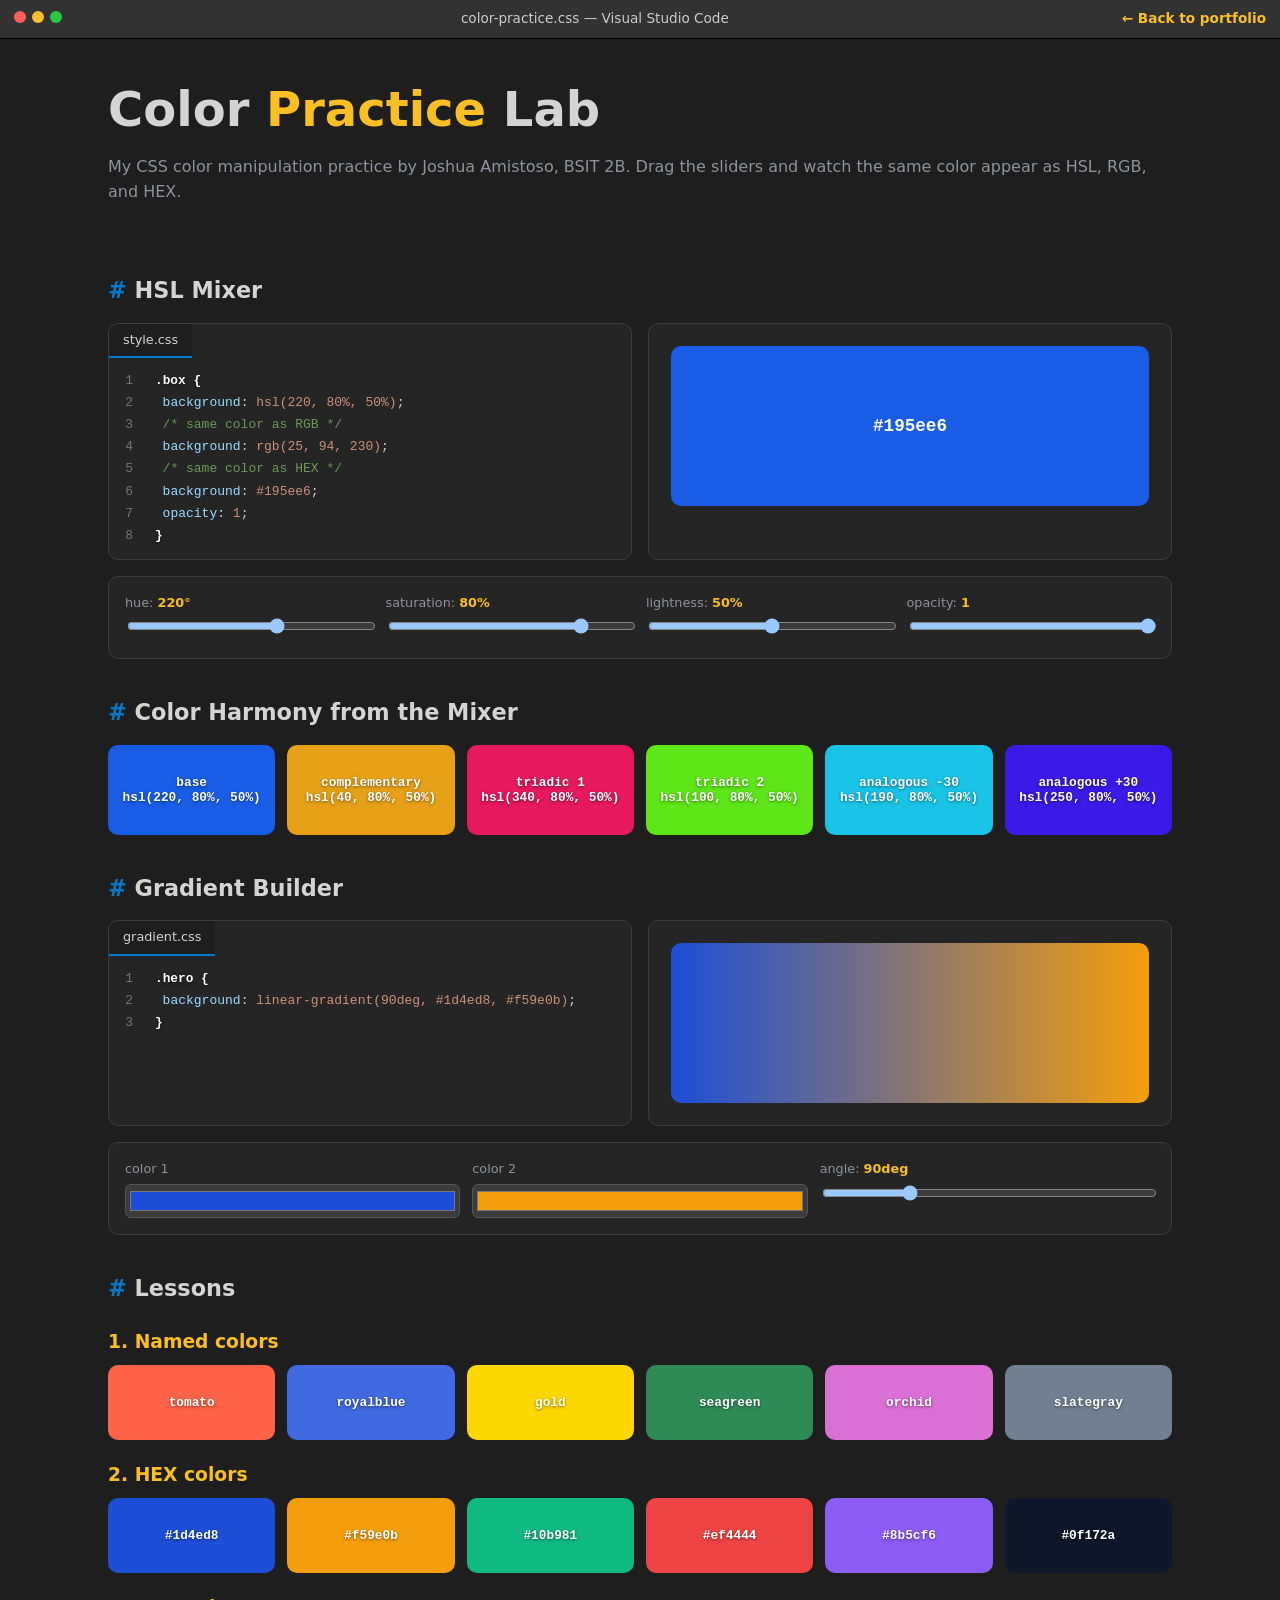
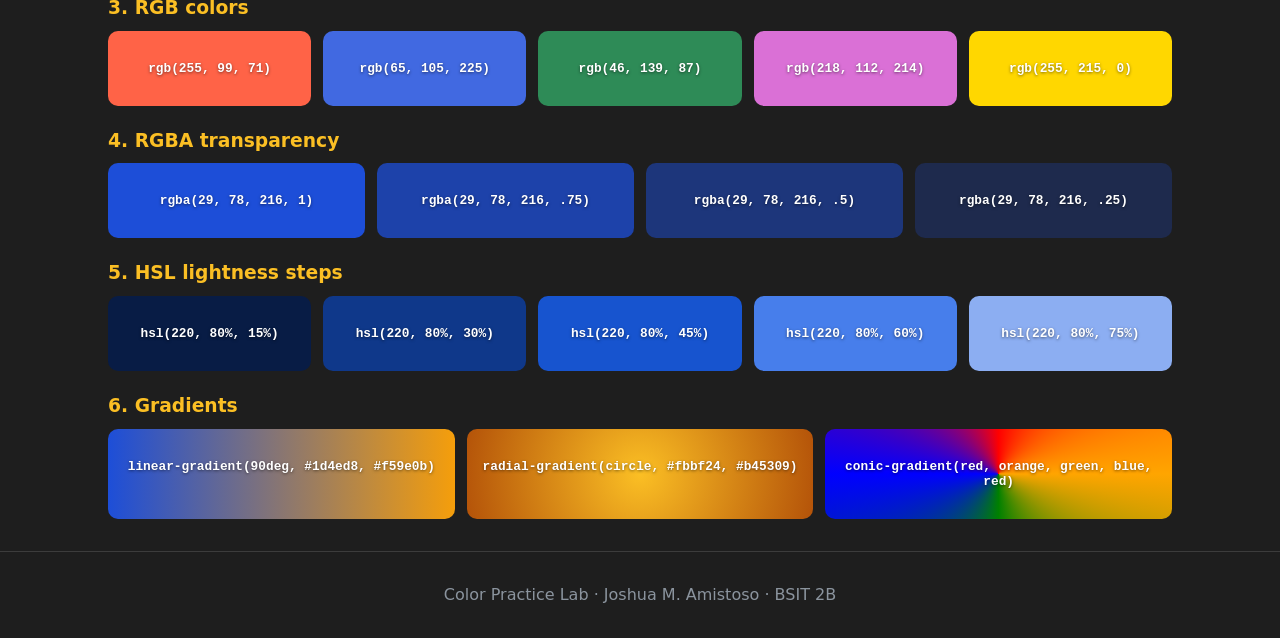
<file: color-practice/index.html>
<!DOCTYPE html>
<html lang="en"><head><meta charset="utf-8"><meta name="viewport" content="width=device-width, initial-scale=1">
<title>Color Practice Lab | Joshua Amistoso</title><link rel="stylesheet" href="style.css">
<style>.box{width:100%;min-height:160px;border-radius:10px;display:flex;align-items:center;justify-content:center;font:700 1.1rem Consolas,monospace;transition:background .15s}
.sw{display:grid;grid-template-columns:repeat(auto-fit,minmax(130px,1fr));gap:12px}
.s{padding:30px 8px;border-radius:10px;text-align:center;font:600 .8rem Consolas,monospace;color:#fff;text-shadow:0 1px 3px rgba(0,0,0,.5);transition:transform .2s,box-shadow .2s}
.s:hover{transform:translateY(-6px) scale(1.07);box-shadow:0 12px 24px rgba(0,0,0,.5)}
.preview{display:block}</style></head><body>
<div class="titlebar"><span class="dots"><i></i><i></i><i></i></span><span>color-practice.css — Visual Studio Code</span><a href="../index.html">← Back to portfolio</a></div>
<header><h1>Color <em>Practice</em> Lab</h1><p class="sub">My CSS color manipulation practice by Joshua Amistoso, BSIT 2B. Drag the sliders and watch the same color appear as HSL, RGB, and HEX.</p></header>
<main>
<h2>HSL Mixer</h2>
<div class="split"><div class="editor"><span class="tab">style.css</span><pre id="code"></pre></div><div class="preview"><div class="box" id="box"></div></div></div>
<div class="controls">
<label>hue: <b id="o1"></b><input id="h" type="range" min="0" max="360" value="220"></label>
<label>saturation: <b id="o2"></b><input id="s" type="range" min="0" max="100" value="80"></label>
<label>lightness: <b id="o3"></b><input id="l" type="range" min="0" max="100" value="50"></label>
<label>opacity: <b id="o4"></b><input id="a" type="range" min="0" max="1" step="0.05" value="1"></label></div>

<h2>Color Harmony from the Mixer</h2><div class="sw" id="harm"></div>

<h2>Gradient Builder</h2>
<div class="split"><div class="editor"><span class="tab">gradient.css</span><pre id="gcode"></pre></div>
<div class="preview"><div class="box" id="gbox"></div></div></div>
<div class="controls"><label>color 1<input id="c1" type="color" value="#1d4ed8"></label><label>color 2<input id="c2" type="color" value="#f59e0b"></label><label>angle: <b id="o5"></b><input id="ang" type="range" min="0" max="360" value="90"></label></div>

<h2>Lessons</h2><div id="lessons"></div>
</main><footer>Color Practice Lab · Joshua M. Amistoso · BSIT 2B</footer>
<script>
const $=id=>document.getElementById(id);
const esc=s=>s.replace(/&/g,"&amp;").replace(/</g,"&lt;");
function hl(css){return css.split("\n").map((l,i)=>{const m=l.match(/^(\s*)([\w-]+):\s*(.*);$/);let b;
 if(l.trim().startsWith("/*"))b=`<span class="c">${esc(l)}</span>`;else b=m?`${m[1]}<span class="p">${m[2]}</span>: <span class="v">${esc(m[3])}</span>;`:`<span class="s">${esc(l)}</span>`;
 return `<span class="ln">${i+1}</span>${b}`}).join("\n")}
function toRGB(h,s,l){s/=100;l/=100;const k=n=>(n+h/30)%12,a=s*Math.min(l,1-l),f=n=>l-a*Math.max(-1,Math.min(k(n)-3,Math.min(9-k(n),1)));return[0,8,4].map(n=>Math.round(f(n)*255))}
const hex=r=>"#"+r.map(x=>x.toString(16).padStart(2,"0")).join("");
function mix(){const h=+$("h").value,s=+$("s").value,l=+$("l").value,a=+$("a").value;
 $("o1").textContent=h+"°";$("o2").textContent=s+"%";$("o3").textContent=l+"%";$("o4").textContent=a;
 const r=toRGB(h,s,l),hs=`hsl(${h}, ${s}%, ${l}%)`;
 $("box").style.background=a<1?`hsla(${h}, ${s}%, ${l}%, ${a})`:hs;$("box").style.color=l>60?"#111":"#fff";$("box").textContent=hex(r);
 $("code").innerHTML=hl(`.box {\n  background: ${hs};\n  /* same color as RGB */\n  background: rgb(${r.join(", ")});\n  /* same color as HEX */\n  background: ${hex(r)};\n  opacity: ${a};\n}`);
 $("harm").innerHTML=[["base",0],["complementary",180],["triadic 1",120],["triadic 2",240],["analogous -30",-30],["analogous +30",30]].map(([n,d])=>{const hh=(h+d+360)%360,c=`hsl(${hh}, ${s}%, ${l}%)`;return `<div class="s" style="background:${c}">${n}<br>${c}</div>`}).join("")}
["h","s","l","a"].forEach(i=>$(i).addEventListener("input",mix));mix();
function grad(){const g=`linear-gradient(${$("ang").value}deg, ${$("c1").value}, ${$("c2").value})`;$("o5").textContent=$("ang").value+"deg";$("gbox").style.background=g;$("gbox").textContent="";
 $("gcode").innerHTML=hl(`.hero {\n  background: ${g};\n}`)}
["c1","c2","ang"].forEach(i=>$(i).addEventListener("input",grad));grad();
const LS=[["Named colors",["tomato","royalblue","gold","seagreen","orchid","slategray"]],
["HEX colors",["#1d4ed8","#f59e0b","#10b981","#ef4444","#8b5cf6","#0f172a"]],
["RGB colors",["rgb(255, 99, 71)","rgb(65, 105, 225)","rgb(46, 139, 87)","rgb(218, 112, 214)","rgb(255, 215, 0)"]],
["RGBA transparency",["rgba(29, 78, 216, 1)","rgba(29, 78, 216, .75)","rgba(29, 78, 216, .5)","rgba(29, 78, 216, .25)"]],
["HSL lightness steps",[15,30,45,60,75].map(x=>`hsl(220, 80%, ${x}%)`)],
["Gradients",["linear-gradient(90deg, #1d4ed8, #f59e0b)","radial-gradient(circle, #fbbf24, #b45309)","conic-gradient(red, orange, green, blue, red)"]]];
$("lessons").innerHTML=LS.map(([t,a],i)=>`<h3 style="color:var(--ac2);margin:20px 0 8px">${i+1}. ${t}</h3><div class="sw">${a.map(c=>`<div class="s" style="background:${c}">${c}</div>`).join("")}</div>`).join("");
</script></body></html>
</file>
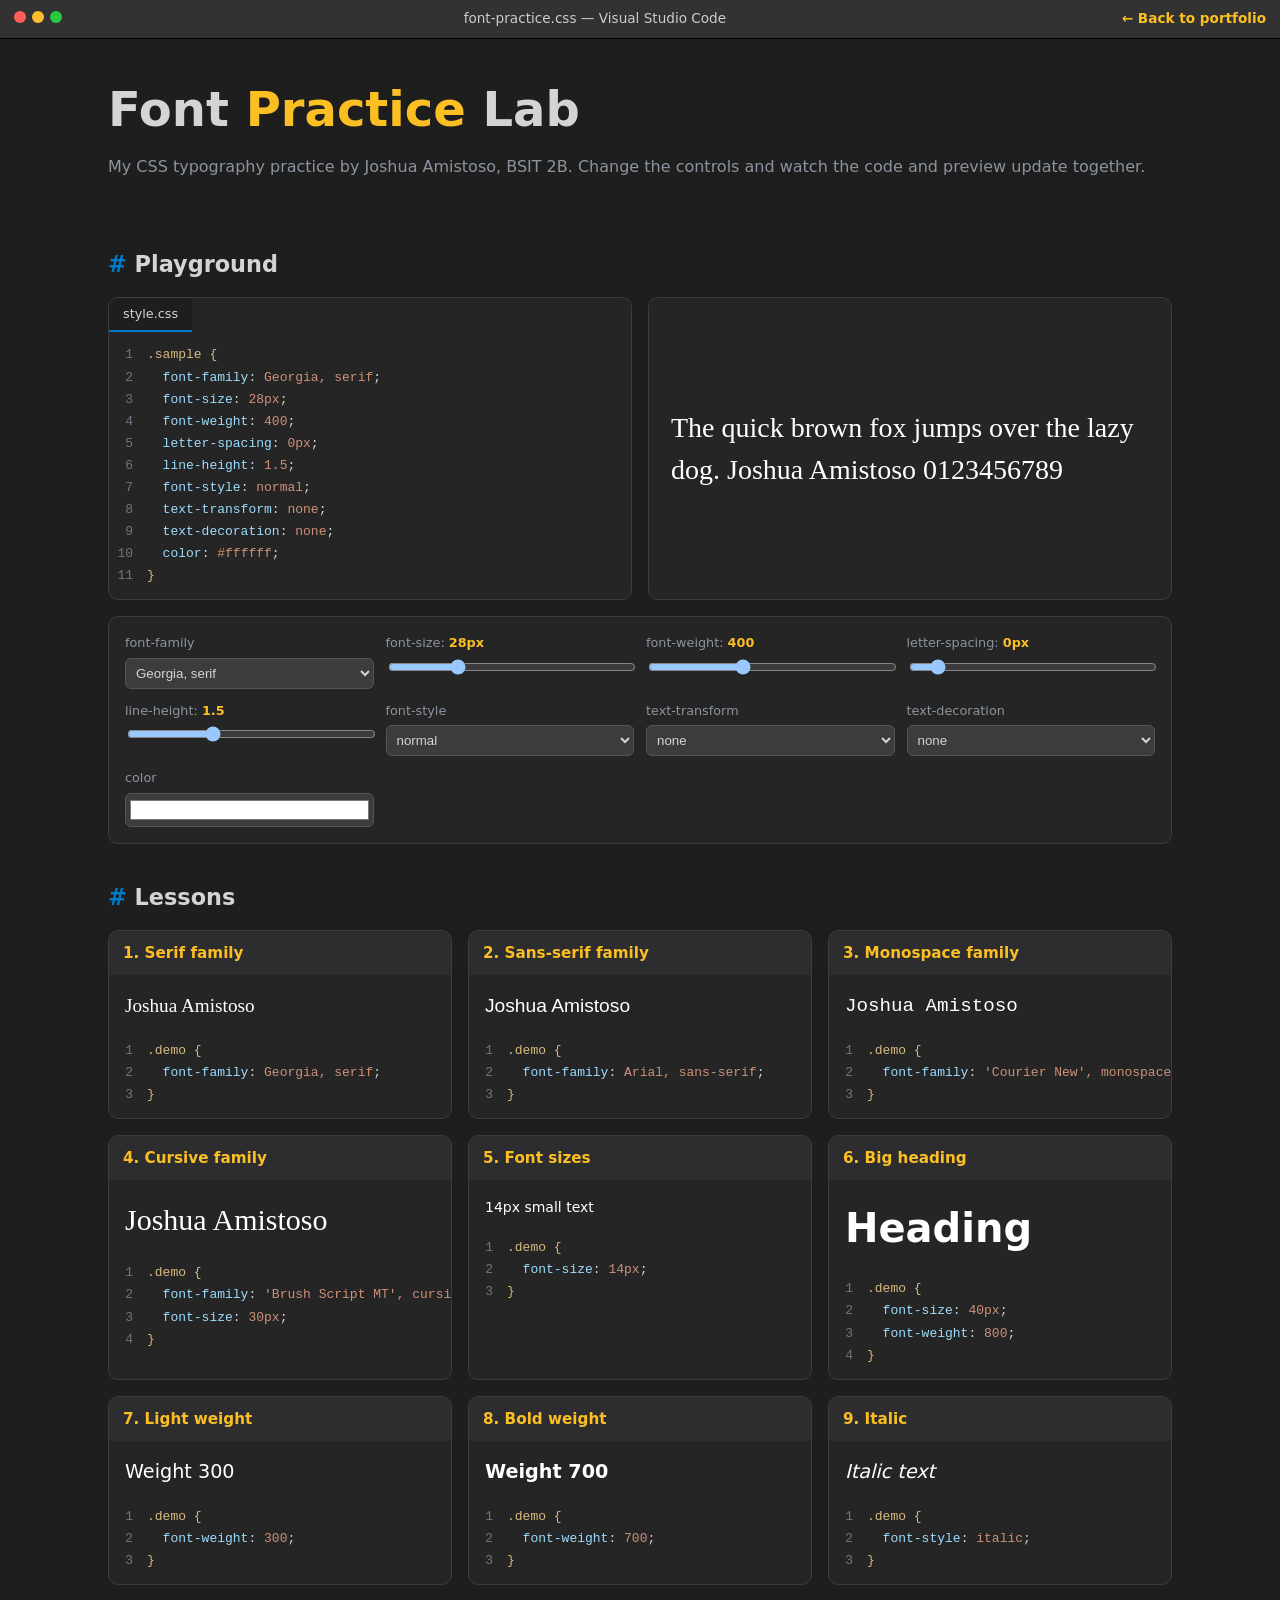
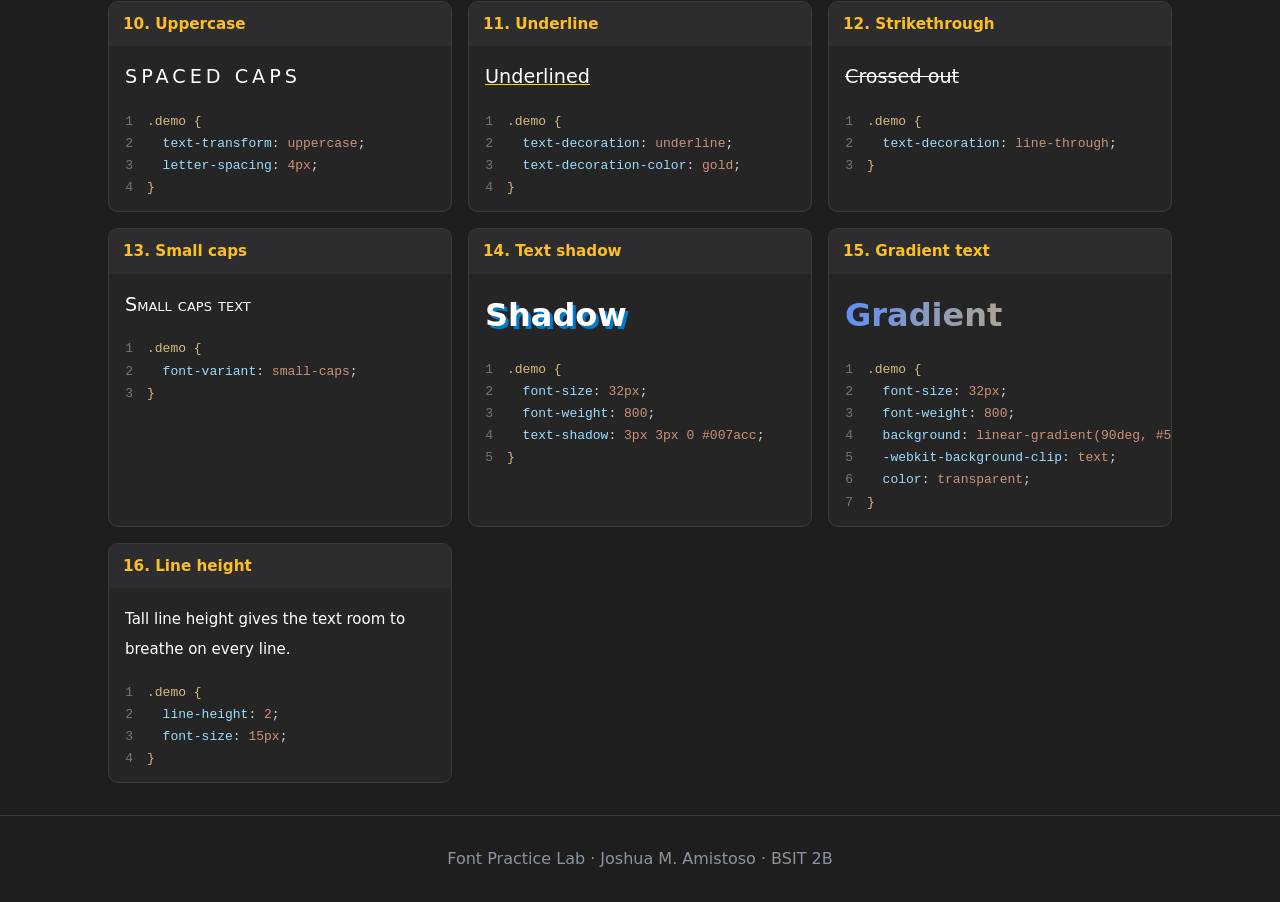
<file: font-practice/index.html>
<!DOCTYPE html>
<html lang="en"><head><meta charset="utf-8"><meta name="viewport" content="width=device-width, initial-scale=1">
<title>Font Practice Lab | Joshua Amistoso</title><link rel="stylesheet" href="style.css"></head><body>
<div class="titlebar"><span class="dots"><i></i><i></i><i></i></span><span>font-practice.css — Visual Studio Code</span><a href="../index.html">← Back to portfolio</a></div>
<header><h1>Font <em>Practice</em> Lab</h1><p class="sub">My CSS typography practice by Joshua Amistoso, BSIT 2B. Change the controls and watch the code and preview update together.</p></header>
<main>
<h2>Playground</h2>
<div class="split"><div class="editor"><span class="tab">style.css</span><pre id="code"></pre></div>
<div class="preview"><p id="sample" style="margin:0">The quick brown fox jumps over the lazy dog. Joshua Amistoso 0123456789</p></div></div>
<div class="controls">
<label>font-family<select id="fam"><option>Georgia, serif</option><option>Arial, sans-serif</option><option>"Courier New", monospace</option><option>"Brush Script MT", cursive</option><option>Impact, sans-serif</option><option>"Trebuchet MS", sans-serif</option><option>Verdana, sans-serif</option><option>"Times New Roman", serif</option></select></label>
<label>font-size: <b id="o1"></b><input id="size" type="range" min="12" max="72" value="28"></label>
<label>font-weight: <b id="o2"></b><input id="wt" type="range" min="100" max="900" step="100" value="400"></label>
<label>letter-spacing: <b id="o3"></b><input id="ls" type="range" min="-2" max="20" value="0"></label>
<label>line-height: <b id="o4"></b><input id="lh" type="range" min="1" max="2.5" step="0.1" value="1.5"></label>
<label>font-style<select id="st"><option>normal</option><option>italic</option></select></label>
<label>text-transform<select id="tt"><option>none</option><option>uppercase</option><option>lowercase</option><option>capitalize</option></select></label>
<label>text-decoration<select id="td"><option>none</option><option>underline</option><option>line-through</option><option>overline</option></select></label>
<label>color<input id="col" type="color" value="#ffffff"></label></div>

<h2>Lessons</h2><div class="lessons" id="lessons"></div>
</main><footer>Font Practice Lab · Joshua M. Amistoso · BSIT 2B</footer>
<script>
const $=id=>document.getElementById(id);
const esc=s=>s.replace(/&/g,"&amp;").replace(/</g,"&lt;");
function hl(css){return css.split("\n").map((l,i)=>{const m=l.match(/^(\s*)([\w-]+):\s*(.*);$/);
 const b=m?`${m[1]}<span class="p">${m[2]}</span>: <span class="v">${esc(m[3])}</span>;`:`<span class="s">${esc(l)}</span>`;
 return `<span class="ln">${i+1}</span>${b}`}).join("\n")}
function play(){
 const P={"font-family":$("fam").value,"font-size":$("size").value+"px","font-weight":$("wt").value,"letter-spacing":$("ls").value+"px","line-height":$("lh").value,"font-style":$("st").value,"text-transform":$("tt").value,"text-decoration":$("td").value,"color":$("col").value};
 $("o1").textContent=P["font-size"];$("o2").textContent=P["font-weight"];$("o3").textContent=P["letter-spacing"];$("o4").textContent=P["line-height"];
 const s=$("sample");s.style.cssText="margin:0;"+Object.entries(P).map(([k,v])=>k+":"+v).join(";");
 $("code").innerHTML=hl(".sample {\n"+Object.entries(P).map(([k,v])=>`  ${k}: ${v};`).join("\n")+"\n}")}
document.querySelectorAll(".controls select,.controls input").forEach(e=>e.addEventListener("input",play));play();
const L=[
["Serif family","font-family: Georgia, serif;","Joshua Amistoso"],
["Sans-serif family","font-family: Arial, sans-serif;","Joshua Amistoso"],
["Monospace family","font-family: 'Courier New', monospace;","Joshua Amistoso"],
["Cursive family","font-family: 'Brush Script MT', cursive;\nfont-size: 30px;","Joshua Amistoso"],
["Font sizes","font-size: 14px;","14px small text"],
["Big heading","font-size: 40px;\nfont-weight: 800;","Heading"],
["Light weight","font-weight: 300;","Weight 300"],
["Bold weight","font-weight: 700;","Weight 700"],
["Italic","font-style: italic;","Italic text"],
["Uppercase","text-transform: uppercase;\nletter-spacing: 4px;","spaced caps"],
["Underline","text-decoration: underline;\ntext-decoration-color: gold;","Underlined"],
["Strikethrough","text-decoration: line-through;","Crossed out"],
["Small caps","font-variant: small-caps;","Small caps text"],
["Text shadow","font-size: 32px;\nfont-weight: 800;\ntext-shadow: 3px 3px 0 #007acc;","Shadow"],
["Gradient text","font-size: 32px;\nfont-weight: 800;\nbackground: linear-gradient(90deg, #5b8cff, #fbbf24);\n-webkit-background-clip: text;\ncolor: transparent;","Gradient"],
["Line height","line-height: 2;\nfont-size: 15px;","Tall line height gives the text room to breathe on every line."]];
$("lessons").innerHTML=L.map(([t,c,x],i)=>`<div class="lesson"><h3>${i+1}. ${t}</h3><div class="demo" style="${c.replace(/\n/g," ").replace(/"/g,"'")}">${x}</div><pre>${hl(".demo {\n"+c.split("\n").map(l=>"  "+l).join("\n")+"\n}")}</pre></div>`).join("");
</script></body></html>
</file>
<file: color-practice/style.css>
:root{--bg:#1e1e1e;--pn:#252526;--bd:#3c3c3c;--tx:#d4d4d4;--mu:#8b949e;--p:#9cdcfe;--v:#ce9178;--n:#b5cea8;--sel:#d7ba7d;--c:#6a9955;--ac:#007acc;--ac2:#fbbf24;color-scheme:dark;box-sizing:border-box}
*{box-sizing:border-box}html{scroll-behavior:smooth}
body{margin:0;background:var(--bg);color:var(--tx);font:16px/1.6 "Segoe UI",system-ui,Arial,sans-serif}
.titlebar{position:sticky;top:0;z-index:10;background:#323233;display:flex;align-items:center;gap:14px;padding:8px 14px;font-size:.85rem;color:#ccc;border-bottom:1px solid #000}
.titlebar span:nth-child(2){flex:1;text-align:center}.titlebar a{color:var(--ac2);text-decoration:none;font-weight:600;white-space:nowrap}
.dots i{display:inline-block;width:12px;height:12px;border-radius:50%;margin-right:6px}.dots i:nth-child(1){background:#ff5f56}.dots i:nth-child(2){background:#ffbd2e}.dots i:nth-child(3){background:#27c93f}
header,main{max-width:1100px;margin:0 auto;padding:32px 18px}
header{padding-bottom:0}h1{font-size:clamp(2rem,5vw,3rem);margin:0 0 6px}h1 em{font-style:normal;color:var(--ac2)}
h2{margin:36px 0 14px;font-size:1.4rem}h2::before{content:"# ";color:var(--ac)}
.sub{color:var(--mu);margin:0}
.split{display:grid;grid-template-columns:1fr 1fr;gap:16px}
.editor,.preview{background:var(--pn);border:1px solid var(--bd);border-radius:10px;overflow:hidden;transition:transform .2s,box-shadow .2s,border-color .2s}
.editor:hover,.preview:hover{transform:translateY(-4px);box-shadow:0 10px 24px rgba(0,0,0,.5);border-color:var(--ac)}
.tab{background:#1e1e1e;border-bottom:2px solid var(--ac);display:inline-block;padding:6px 14px;font-size:.8rem}
pre{margin:0;padding:12px 0;font:13px/1.7 Consolas,"Courier New",monospace;overflow-x:auto;white-space:pre}
.ln{display:inline-block;width:38px;text-align:right;padding-right:14px;color:#6e7681;user-select:none}
.p{color:var(--p);font-weight:400}.v{color:var(--v);font-weight:400}.s{color:var(--sel);font-weight:400}.c{color:var(--c);font-weight:400}
.preview{padding:22px;display:flex;align-items:center;min-height:200px;word-break:break-word}
.controls{display:grid;grid-template-columns:repeat(auto-fit,minmax(200px,1fr));gap:12px;margin-top:16px;background:var(--pn);border:1px solid var(--bd);border-radius:10px;padding:16px}
label{display:block;font-size:.8rem;color:var(--mu)}label b{color:var(--ac2);font-weight:600}
select,input{width:100%;margin-top:4px;background:#3c3c3c;color:var(--tx);border:1px solid #555;border-radius:6px;padding:6px}input[type=range]{padding:0}input[type=color]{height:34px;padding:2px}
.lessons{display:grid;grid-template-columns:repeat(auto-fit,minmax(300px,1fr));gap:16px}
.lesson{background:var(--pn);border:1px solid var(--bd);border-radius:10px;overflow:hidden;transition:transform .2s,box-shadow .2s,border-color .2s}
.lesson:hover{transform:translateY(-6px) scale(1.02);box-shadow:0 12px 26px rgba(0,0,0,.5);border-color:var(--ac2)}
.lesson h3{margin:0;padding:10px 14px;font-size:.95rem;background:#2d2d30;color:var(--ac2)}
.lesson .demo{padding:16px 16px 6px;font-size:1.2rem;color:#fff}
footer{text-align:center;color:var(--mu);padding:30px 16px;border-top:1px solid var(--bd)}
@media(max-width:800px){.split{grid-template-columns:1fr}.titlebar span:nth-child(2){display:none}}
</file>
<file: font-practice/style.css>
:root{--bg:#1e1e1e;--pn:#252526;--bd:#3c3c3c;--tx:#d4d4d4;--mu:#8b949e;--p:#9cdcfe;--v:#ce9178;--n:#b5cea8;--sel:#d7ba7d;--c:#6a9955;--ac:#007acc;--ac2:#fbbf24;color-scheme:dark;box-sizing:border-box}
*{box-sizing:border-box}html{scroll-behavior:smooth}
body{margin:0;background:var(--bg);color:var(--tx);font:16px/1.6 "Segoe UI",system-ui,Arial,sans-serif}
.titlebar{position:sticky;top:0;z-index:10;background:#323233;display:flex;align-items:center;gap:14px;padding:8px 14px;font-size:.85rem;color:#ccc;border-bottom:1px solid #000}
.titlebar span:nth-child(2){flex:1;text-align:center}.titlebar a{color:var(--ac2);text-decoration:none;font-weight:600;white-space:nowrap}
.dots i{display:inline-block;width:12px;height:12px;border-radius:50%;margin-right:6px}.dots i:nth-child(1){background:#ff5f56}.dots i:nth-child(2){background:#ffbd2e}.dots i:nth-child(3){background:#27c93f}
header,main{max-width:1100px;margin:0 auto;padding:32px 18px}
header{padding-bottom:0}h1{font-size:clamp(2rem,5vw,3rem);margin:0 0 6px}h1 em{font-style:normal;color:var(--ac2)}
h2{margin:36px 0 14px;font-size:1.4rem}h2::before{content:"# ";color:var(--ac)}
.sub{color:var(--mu);margin:0}
.split{display:grid;grid-template-columns:1fr 1fr;gap:16px}
.editor,.preview{background:var(--pn);border:1px solid var(--bd);border-radius:10px;overflow:hidden;transition:transform .2s,box-shadow .2s,border-color .2s}
.editor:hover,.preview:hover{transform:translateY(-4px);box-shadow:0 10px 24px rgba(0,0,0,.5);border-color:var(--ac)}
.tab{background:#1e1e1e;border-bottom:2px solid var(--ac);display:inline-block;padding:6px 14px;font-size:.8rem}
pre{margin:0;padding:12px 0;font:13px/1.7 Consolas,"Courier New",monospace;overflow-x:auto;white-space:pre}
.ln{display:inline-block;width:38px;text-align:right;padding-right:14px;color:#6e7681;user-select:none}
.p{color:var(--p);font-weight:400}.v{color:var(--v);font-weight:400}.s{color:var(--sel);font-weight:400}.c{color:var(--c);font-weight:400}
.preview{padding:22px;display:flex;align-items:center;min-height:200px;word-break:break-word}
.controls{display:grid;grid-template-columns:repeat(auto-fit,minmax(200px,1fr));gap:12px;margin-top:16px;background:var(--pn);border:1px solid var(--bd);border-radius:10px;padding:16px}
label{display:block;font-size:.8rem;color:var(--mu)}label b{color:var(--ac2);font-weight:600}
select,input{width:100%;margin-top:4px;background:#3c3c3c;color:var(--tx);border:1px solid #555;border-radius:6px;padding:6px}input[type=range]{padding:0}input[type=color]{height:34px;padding:2px}
.lessons{display:grid;grid-template-columns:repeat(auto-fit,minmax(300px,1fr));gap:16px}
.lesson{background:var(--pn);border:1px solid var(--bd);border-radius:10px;overflow:hidden;transition:transform .2s,box-shadow .2s,border-color .2s}
.lesson:hover{transform:translateY(-6px) scale(1.02);box-shadow:0 12px 26px rgba(0,0,0,.5);border-color:var(--ac2)}
.lesson h3{margin:0;padding:10px 14px;font-size:.95rem;background:#2d2d30;color:var(--ac2)}
.lesson .demo{padding:16px 16px 6px;font-size:1.2rem;color:#fff}
footer{text-align:center;color:var(--mu);padding:30px 16px;border-top:1px solid var(--bd)}
@media(max-width:800px){.split{grid-template-columns:1fr}.titlebar span:nth-child(2){display:none}}
</file>
